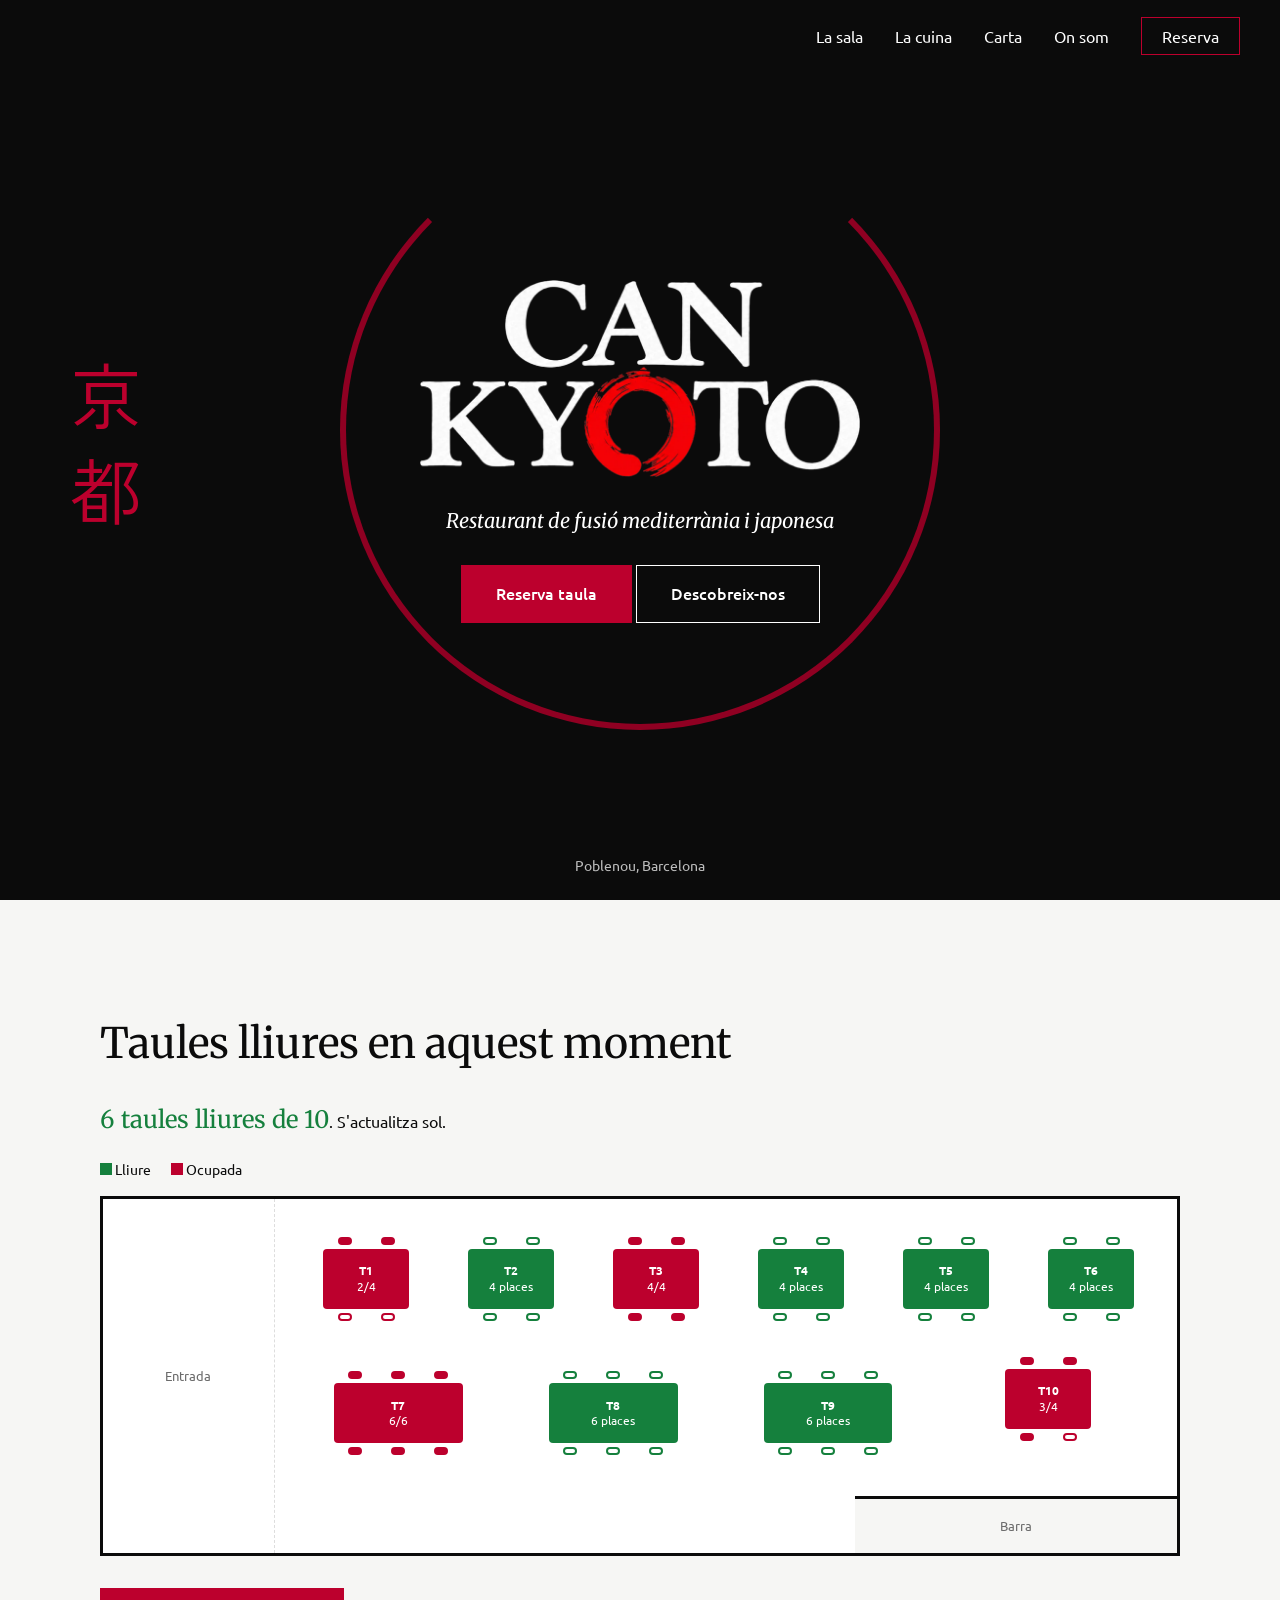
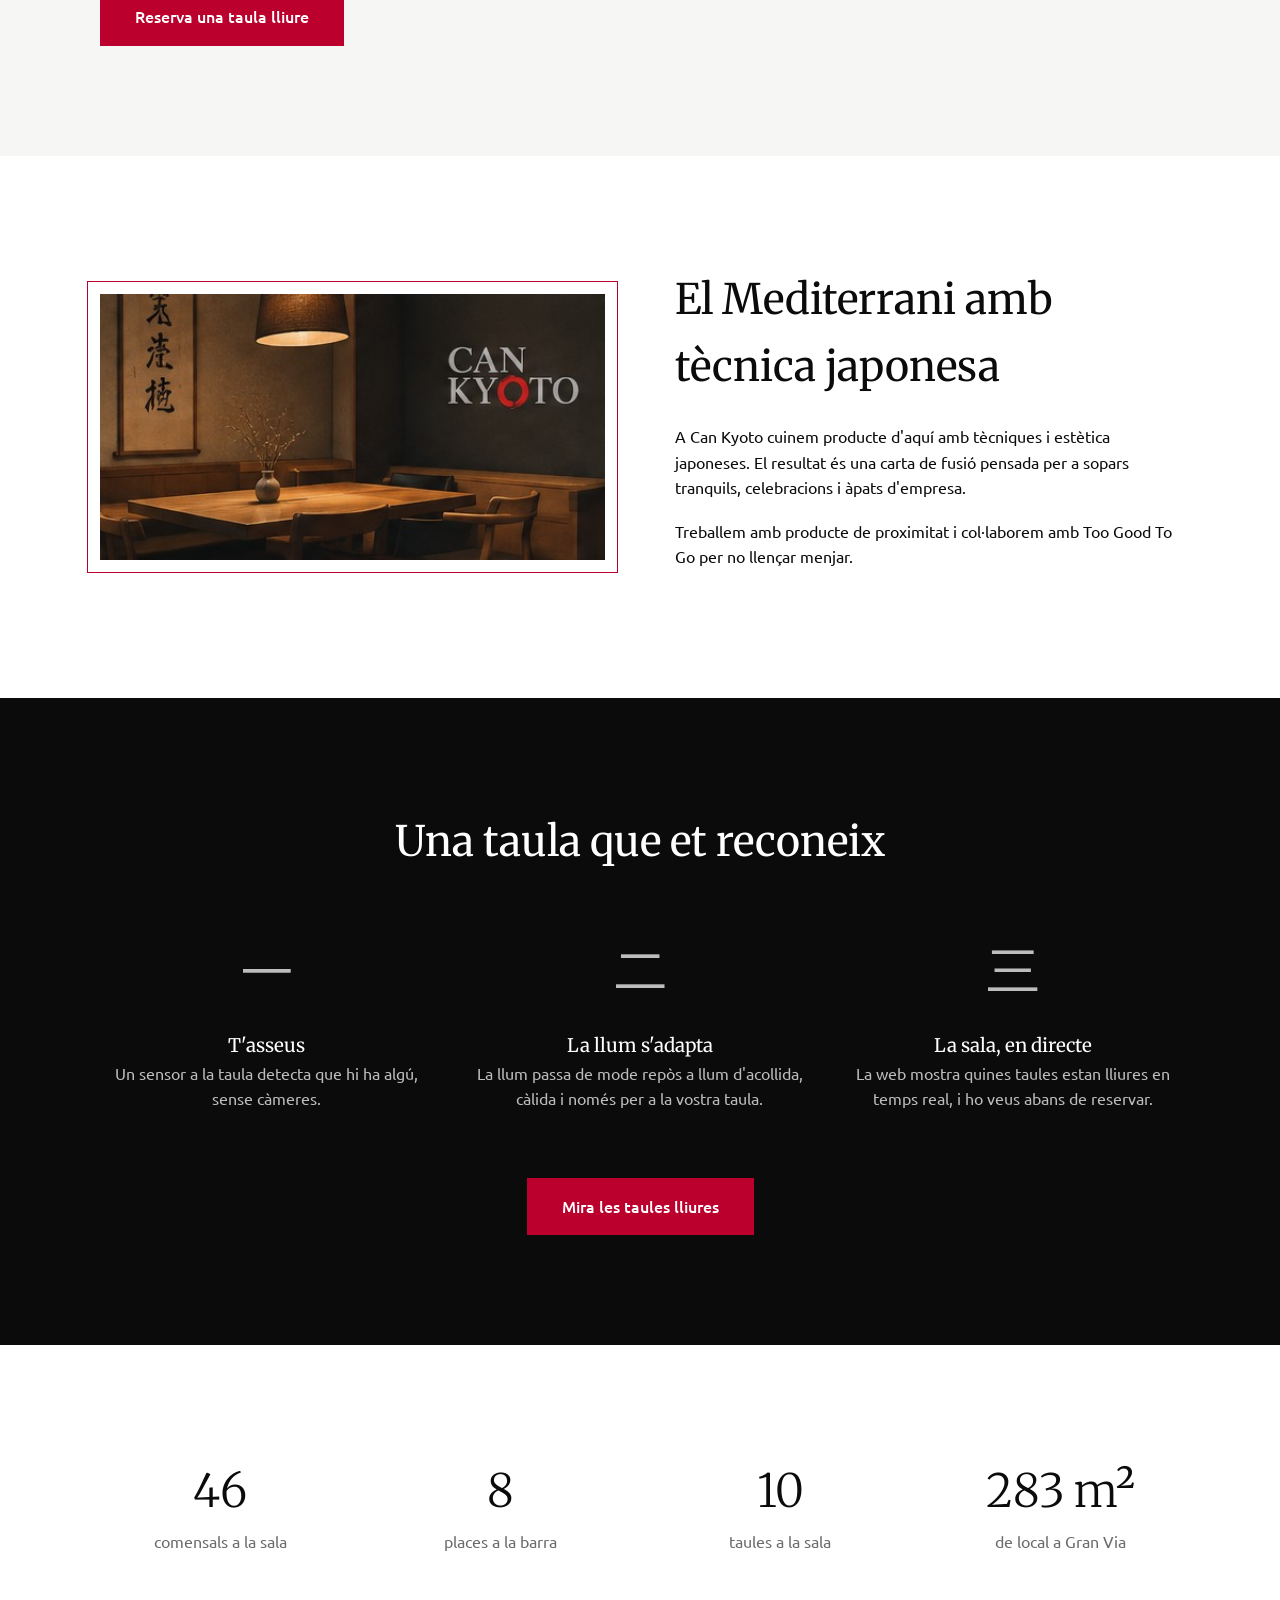
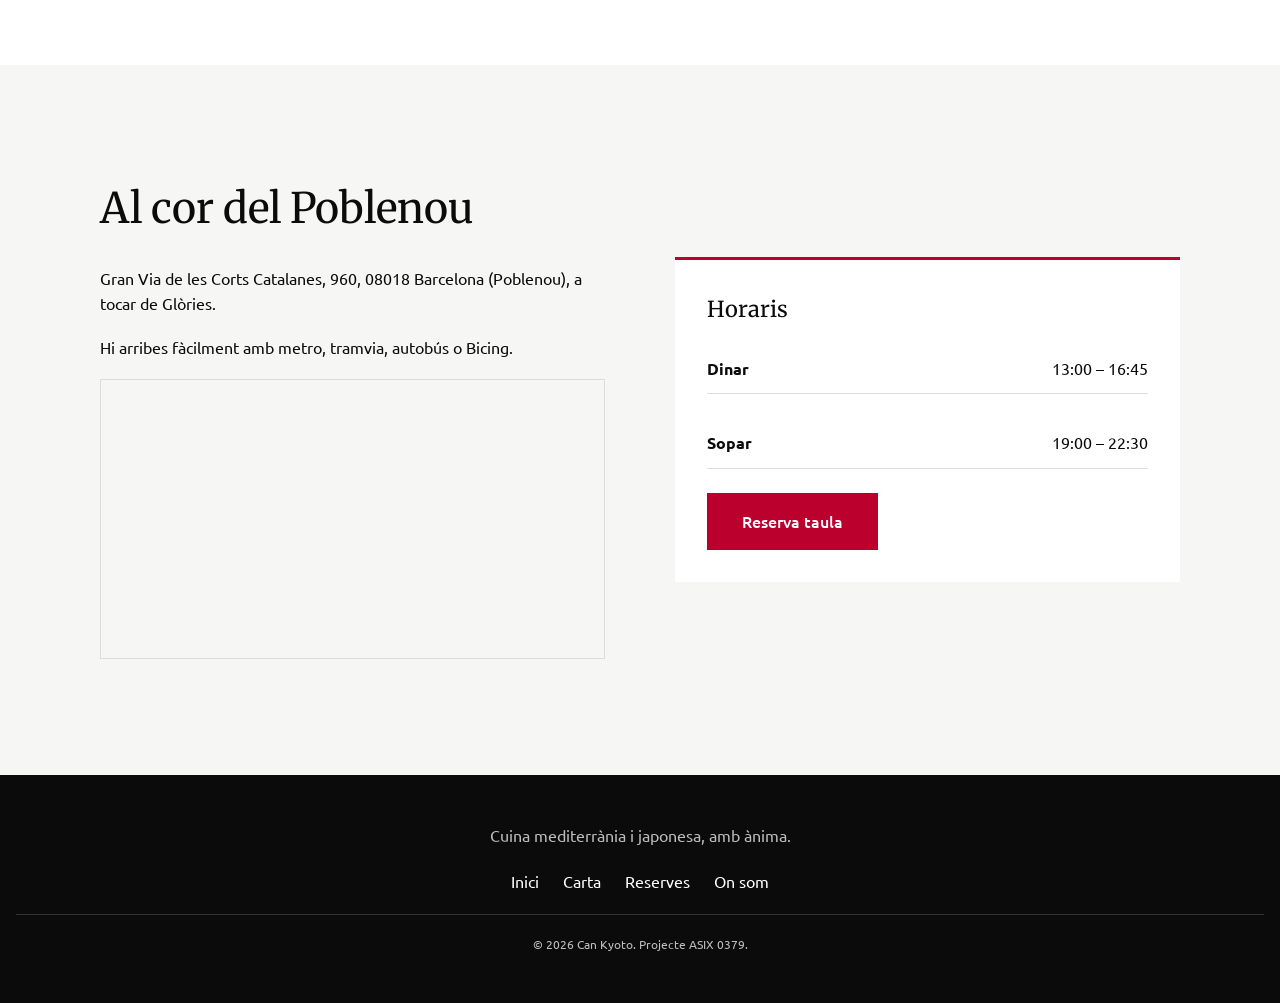
<file: index.html>
<!doctype html>
<html lang="ca">
<head>
  <meta charset="utf-8">
  <meta name="viewport" content="width=device-width, initial-scale=1">
  <title>Can Kyoto</title>
  <link href="https://fonts.googleapis.com/css2?family=Merriweather:ital,wght@0,300;0,400;1,400&family=Ubuntu:wght@400;500&family=Zen+Kaku+Gothic+New&display=swap" rel="stylesheet">
  <link rel="icon" href="img/favicon.png">
  <link rel="stylesheet" href="css/style.css?v=10">
  <link rel="stylesheet" href="css/taules.css?v=2">
  <link rel="stylesheet" href="css/portada.css?v=2">
  <link rel="stylesheet" href="css/seccions.css?v=2">
</head>
<body>

  <header id="portada">
    <nav class="menu">
      <ul>
        <li><a href="#sala">La sala</a></li>
        <li><a href="#cuina">La cuina</a></li>
        <li><a href="carta.html">Carta</a></li>
        <li><a href="#on-som">On som</a></li>
        <li><a href="reserves.html" class="boto-menu">Reserva</a></li>
      </ul>
    </nav>

    <p id="kanji">京都</p>
    <div id="cercle"></div>

    <div id="portada-centre">
      <img src="img/logotip.png" alt="Can Kyoto" id="logo">
      <p id="subtitol">Restaurant de fusió mediterrània i japonesa</p>
      <div>
        <a href="reserves.html" class="boto">Reserva taula</a>
        <a href="#cuina" class="boto boto-blanc">Descobreix-nos</a>
      </div>
    </div>

    <p id="barri">Poblenou, Barcelona</p>
  </header>

  <section class="seccio gris" id="sala">
    <div class="contingut">
      <h2>Taules lliures en aquest moment</h2>
      <p><strong id="lliures"></strong>. S'actualitza sol.</p>

      <div class="llegenda">
        <span><i class="quadre lliure"></i> Lliure</span>
        <span><i class="quadre ocupada"></i> Ocupada</span>
      </div>

      <div class="mapa-scroll">
        <div class="mapa" id="mapa-sala">
          <div class="entrada">Entrada</div>
          <div class="barra">Barra</div>
        </div>
      </div>

      <a href="reserves.html" class="boto">Reserva una taula lliure</a>
    </div>
  </section>

  <section class="seccio" id="cuina">
    <div class="contingut" id="cuina-graella">
      <img src="img/sala.jpg" alt="Taula de la sala de Can Kyoto" id="cuina-foto">
      <div id="cuina-text">
        <h2>El Mediterrani amb tècnica japonesa</h2>
        <p>A Can Kyoto cuinem producte d'aquí amb tècniques i estètica japoneses. El resultat és una carta de fusió pensada per a sopars tranquils, celebracions i àpats d'empresa.</p>
        <p>Treballem amb producte de proximitat i col·laborem amb Too Good To Go per no llençar menjar.</p>
      </div>
    </div>
  </section>

  <section class="seccio fosc" id="taula">
    <div class="contingut">
      <h2>Una taula que et reconeix</h2>

      <div id="passos">
        <div class="pas">
          <p class="numero">一</p>
          <h3>T'asseus</h3>
          <p>Un sensor a la taula detecta que hi ha algú, sense càmeres.</p>
        </div>
        <div class="pas">
          <p class="numero">二</p>
          <h3>La llum s'adapta</h3>
          <p>La llum passa de mode repòs a llum d'acollida, càlida i només per a la vostra taula.</p>
        </div>
        <div class="pas">
          <p class="numero">三</p>
          <h3>La sala, en directe</h3>
          <p>La web mostra quines taules estan lliures en temps real, i ho veus abans de reservar.</p>
        </div>
      </div>

      <a href="#sala" class="boto">Mira les taules lliures</a>
    </div>
  </section>

  <section class="seccio">
    <div class="contingut" id="xifres">
      <div class="xifra"><strong>46</strong>comensals a la sala</div>
      <div class="xifra"><strong>8</strong>places a la barra</div>
      <div class="xifra"><strong>10</strong>taules a la sala</div>
      <div class="xifra"><strong>283 m²</strong>de local a Gran Via</div>
    </div>
  </section>

  <section class="seccio gris" id="on-som">
    <div class="contingut" id="on-som-graella">
      <div id="adreca">
        <h2>Al cor del Poblenou</h2>
        <p>Gran Via de les Corts Catalanes, 960, 08018 Barcelona (Poblenou), a tocar de Glòries.</p>
        <p>Hi arribes fàcilment amb metro, tramvia, autobús o Bicing.</p>
        <iframe id="mapa-google" title="Mapa de Can Kyoto" src="https://www.google.com/maps?q=41.409875,2.195916&amp;z=17&amp;output=embed"></iframe>
      </div>
      <div id="horaris">
        <h3>Horaris</h3>
        <p class="fila"><strong>Dinar</strong> 13:00 – 16:45</p>
        <p class="fila"><strong>Sopar</strong> 19:00 – 22:30</p>
        <a href="reserves.html" class="boto">Reserva taula</a>
      </div>
    </div>
  </section>

  <footer class="peu">
    <p>Cuina mediterrània i japonesa, amb ànima.</p>
    <nav class="menu-peu">
      <ul>
        <li><a href="index.html">Inici</a></li>
        <li><a href="carta.html">Carta</a></li>
        <li><a href="reserves.html">Reserves</a></li>
        <li><a href="index.html#on-som">On som</a></li>
      </ul>
    </nav>
    <p class="copyright">© 2026 Can Kyoto. Projecte ASIX 0379.</p>
  </footer>

  <script src="js/taules.js?v=4"></script>
  <script src="js/sala.js?v=4"></script>
</body>
</html>
</file>
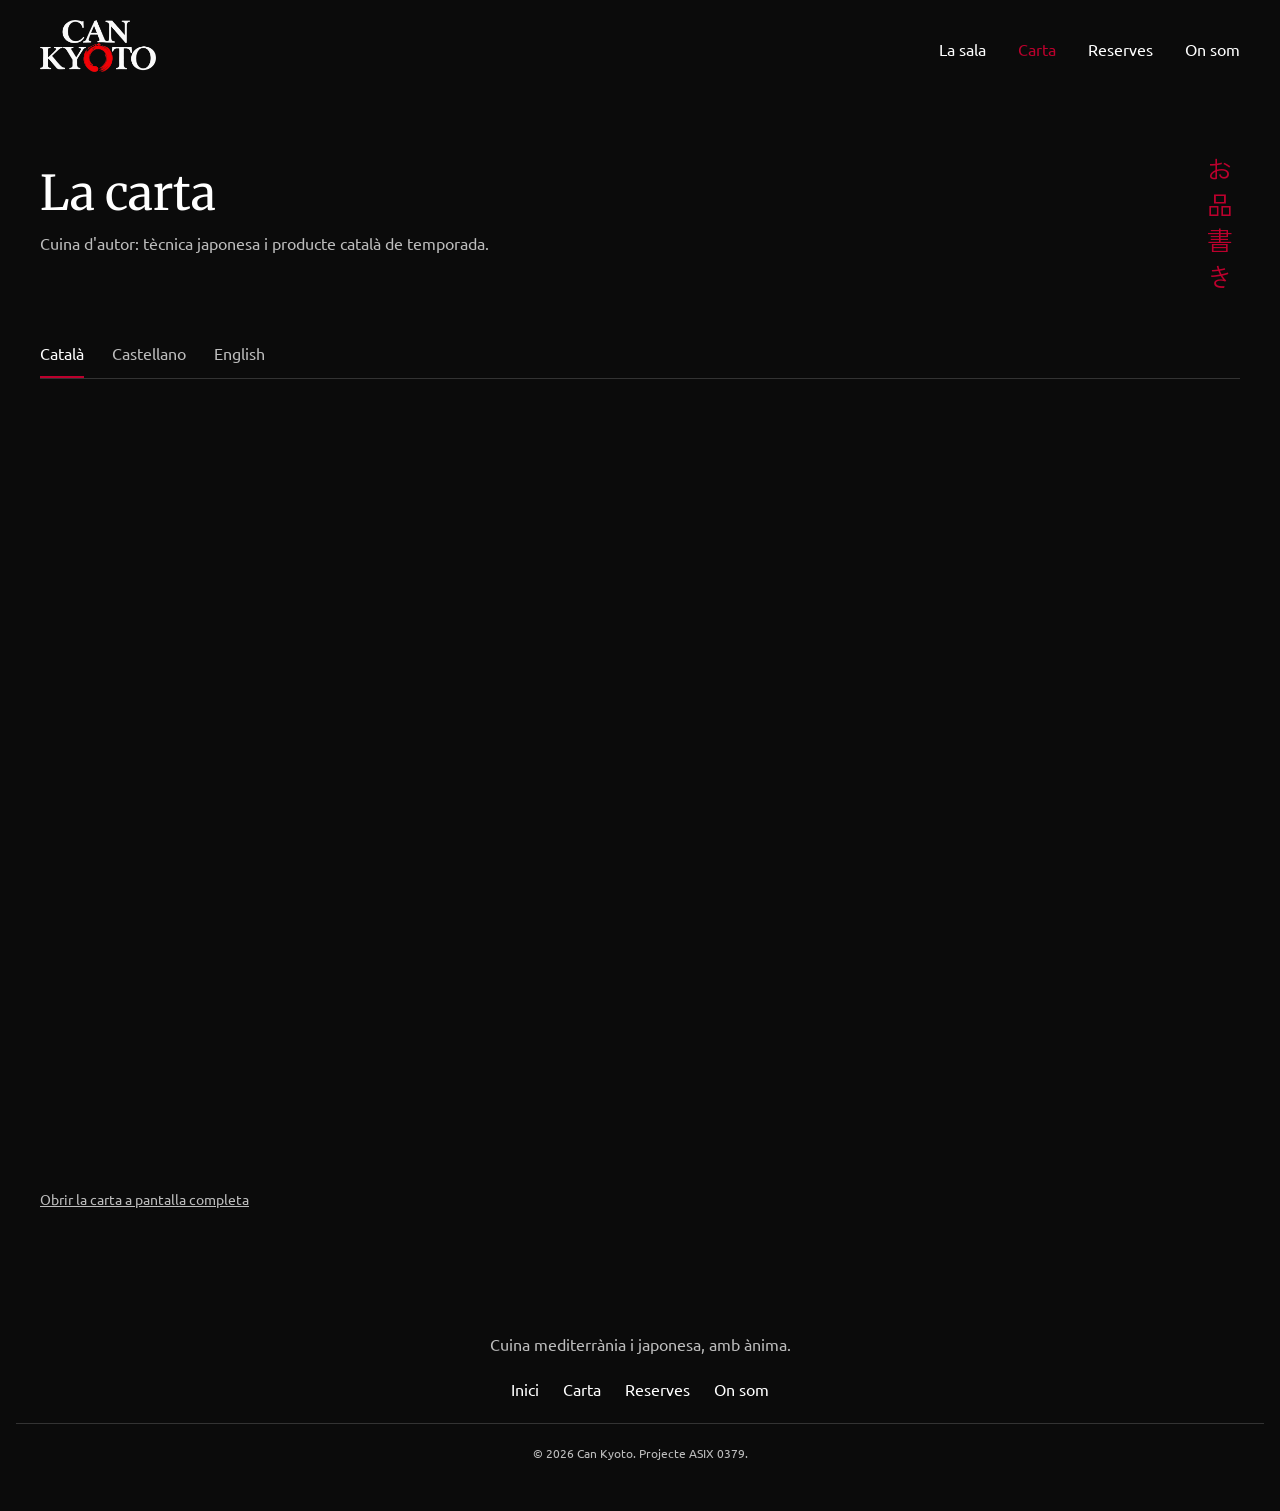
<file: carta.html>
<!doctype html>
<html lang="ca">
<head>
  <meta charset="utf-8">
  <meta name="viewport" content="width=device-width, initial-scale=1">
  <title>La carta de Can Kyoto</title>
  <link href="https://fonts.googleapis.com/css2?family=Merriweather&family=Ubuntu:wght@400;500&family=Zen+Kaku+Gothic+New&display=swap" rel="stylesheet">
  <link rel="icon" href="img/favicon.png">
  <link rel="stylesheet" href="css/style.css?v=10">
  <link rel="stylesheet" href="css/carta.css?v=2">
</head>
<body>

  <header class="capcalera">
    <a href="index.html"><img src="img/logotip.png" alt="Can Kyoto"></a>
    <nav class="menu">
      <ul>
        <li><a href="index.html#sala">La sala</a></li>
        <li><a href="carta.html" class="actiu">Carta</a></li>
        <li><a href="reserves.html">Reserves</a></li>
        <li><a href="index.html#on-som">On som</a></li>
      </ul>
    </nav>
  </header>

  <main id="carta">
    <div id="carta-titol">
      <div>
        <h1>La carta</h1>
        <p id="carta-subtitol">Cuina d'autor: tècnica japonesa i producte català de temporada.</p>
      </div>
      <p id="kanji-carta">お品書き</p>
    </div>

    <div id="idiomes">
      <a href="https://heyzine.com/flip-book/33c3527ae2.html" class="idioma actiu">Català</a>
      <a href="https://heyzine.com/flip-book/ca21bb17c3.html" class="idioma">Castellano</a>
      <a href="https://heyzine.com/flip-book/ca40df68c4.html" class="idioma">English</a>
    </div>

    <iframe id="flipbook" src="https://heyzine.com/flip-book/33c3527ae2.html" title="La carta de Can Kyoto" allowfullscreen></iframe>

    <p><a id="pantalla-completa" href="https://heyzine.com/flip-book/33c3527ae2.html" target="_blank">Obrir la carta a pantalla completa</a></p>
  </main>

  <footer class="peu">
    <p>Cuina mediterrània i japonesa, amb ànima.</p>
    <nav class="menu-peu">
      <ul>
        <li><a href="index.html">Inici</a></li>
        <li><a href="carta.html">Carta</a></li>
        <li><a href="reserves.html">Reserves</a></li>
        <li><a href="index.html#on-som">On som</a></li>
      </ul>
    </nav>
    <p class="copyright">© 2026 Can Kyoto. Projecte ASIX 0379.</p>
  </footer>

  <script src="js/carta.js?v=2"></script>
</body>
</html>
</file>
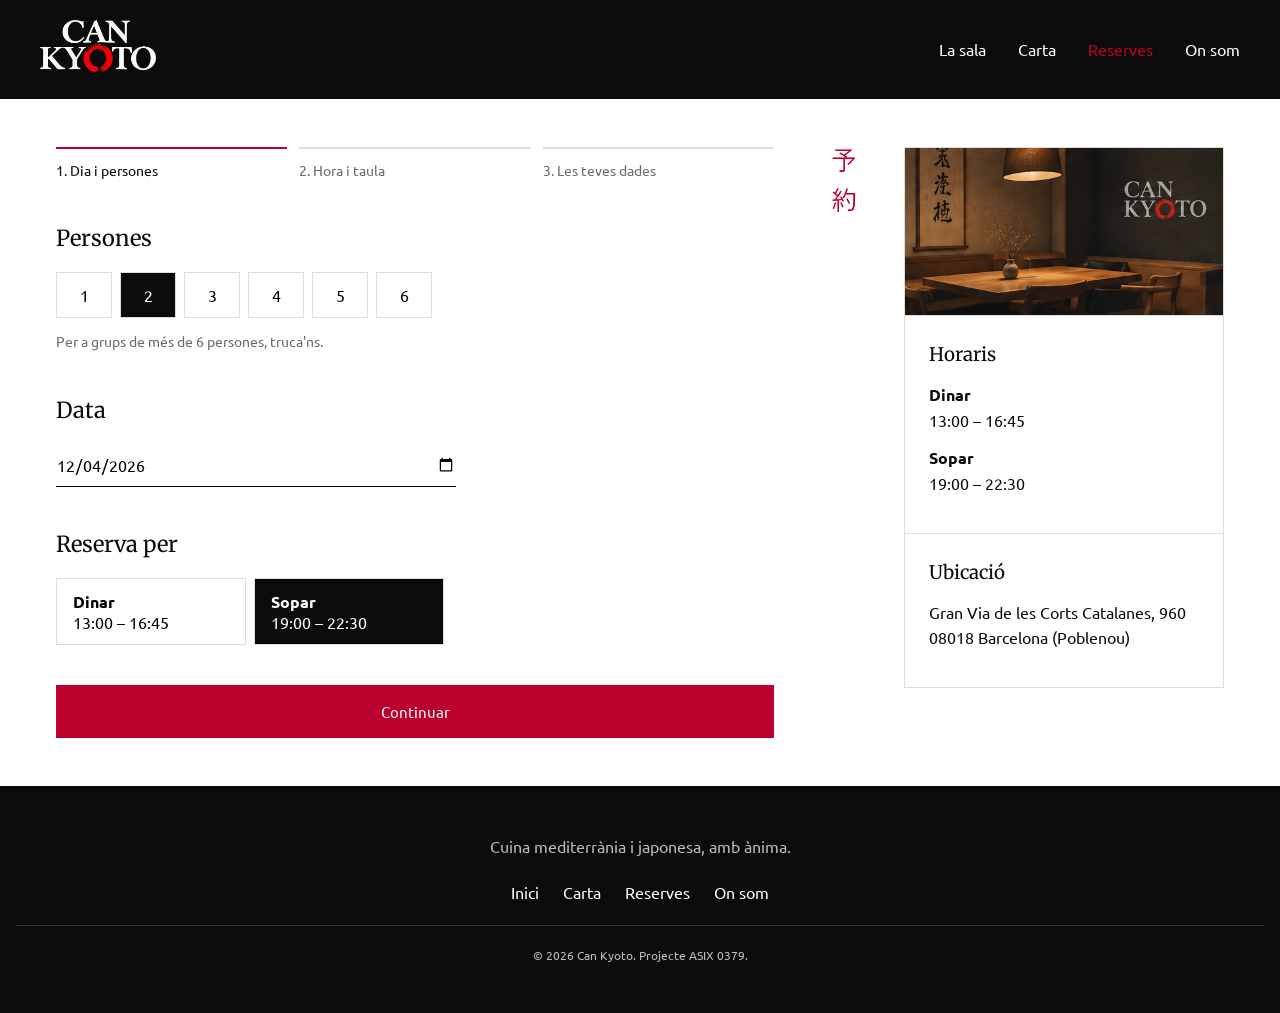
<file: reserves.html>
<!doctype html>
<html lang="ca">
<head>
  <meta charset="utf-8">
  <meta name="viewport" content="width=device-width, initial-scale=1">
  <title>Reserves de Can Kyoto</title>
  <link href="https://fonts.googleapis.com/css2?family=Merriweather&family=Ubuntu:wght@400;500&family=Zen+Kaku+Gothic+New&display=swap" rel="stylesheet">
  <link rel="icon" href="img/favicon.png">
  <link rel="stylesheet" href="css/style.css?v=10">
  <link rel="stylesheet" href="css/taules.css?v=2">
  <link rel="stylesheet" href="css/reserves.css?v=2">
</head>
<body>

  <header class="capcalera">
    <a href="index.html"><img src="img/logotip.png" alt="Can Kyoto"></a>
    <nav class="menu">
      <ul>
        <li><a href="index.html#sala">La sala</a></li>
        <li><a href="carta.html">Carta</a></li>
        <li><a href="reserves.html" class="actiu">Reserves</a></li>
        <li><a href="index.html#on-som">On som</a></li>
      </ul>
    </nav>
  </header>

  <main id="reserva-graella">
    <div id="reserva">

      <ol id="progres">
        <li id="marca1" class="actiu">1. Dia i persones</li>
        <li id="marca2">2. Hora i taula</li>
        <li id="marca3">3. Les teves dades</li>
      </ol>

      <section id="pas1">
        <h2>Persones</h2>
        <div class="opcions" id="persones">
          <button type="button" class="opcio" data-valor="1">1</button>
          <button type="button" class="opcio triat" data-valor="2">2</button>
          <button type="button" class="opcio" data-valor="3">3</button>
          <button type="button" class="opcio" data-valor="4">4</button>
          <button type="button" class="opcio" data-valor="5">5</button>
          <button type="button" class="opcio" data-valor="6">6</button>
        </div>
        <p class="nota">Per a grups de més de 6 persones, truca'ns.</p>

        <h2>Data</h2>
        <input type="date" id="data">

        <h2>Reserva per</h2>
        <div class="opcions" id="torns">
          <button type="button" class="opcio torn" data-valor="dinar"><b>Dinar</b><br>13:00 – 16:45</button>
          <button type="button" class="opcio torn triat" data-valor="sopar"><b>Sopar</b><br>19:00 – 22:30</button>
        </div>

        <button type="button" class="continuar" id="anar-pas2">Continuar</button>
      </section>

      <section id="pas2" hidden>
        <p class="resum" id="resum2"></p>

        <label for="hora">Hora</label>
        <select id="hora"></select>

        <h2>Tria la taula</h2>
        <div class="llegenda">
          <span><i class="quadre lliure"></i> Lliure</span>
          <span><i class="quadre ocupada"></i> Ocupada</span>
          <span><i class="quadre petita"></i> Massa petita</span>
        </div>

        <div class="mapa-scroll">
          <div class="mapa" id="mapa">
            <div class="entrada">Entrada</div>
            <div class="barra">Barra</div>
          </div>
        </div>

        <p class="error" id="error2"></p>

        <div class="botons">
          <button type="button" class="tornar" id="tornar-pas1">Enrere</button>
          <button type="button" class="continuar" id="anar-pas3">Continuar</button>
        </div>
      </section>

      <form id="pas3" hidden>
        <p class="resum" id="resum3"></p>

        <label for="nom">Nom i cognoms *</label>
        <input id="nom" required>

        <label for="telefon">Telèfon *</label>
        <input id="telefon" type="tel" required placeholder="600 123 456">

        <label for="correu">Correu electrònic *</label>
        <input id="correu" type="email" required>

        <label for="comentaris">Comentaris (al·lèrgies, celebracions...)</label>
        <textarea id="comentaris" rows="3"></textarea>

        <label class="acceptar"><input type="checkbox" required> Accepto la política de privacitat (RGPD) *</label>

        <div class="botons">
          <button type="button" class="tornar" id="tornar-pas2">Enrere</button>
          <button type="submit" class="continuar">Confirmar reserva</button>
        </div>
      </form>

      <section id="fet" hidden>
        <h2>Reserva confirmada</h2>
        <p id="resum-fet"></p>
        <p class="nota">Recorda que Can Kyoto és un local només per a adults.</p>
        <button type="button" class="continuar" id="nova">Fer una altra reserva</button>
      </section>
    </div>

    <p id="kanji-reserva">予約</p>

    <aside id="info">
      <img src="img/sala.jpg" alt="Sala de Can Kyoto">
      <div class="info-bloc">
        <h3>Horaris</h3>
        <p><strong>Dinar</strong><br>13:00 – 16:45</p>
        <p><strong>Sopar</strong><br>19:00 – 22:30</p>
      </div>
      <div class="info-bloc">
        <h3>Ubicació</h3>
        <p>Gran Via de les Corts Catalanes, 960<br>08018 Barcelona (Poblenou)</p>
      </div>
    </aside>
  </main>

  <footer class="peu">
    <p>Cuina mediterrània i japonesa, amb ànima.</p>
    <nav class="menu-peu">
      <ul>
        <li><a href="index.html">Inici</a></li>
        <li><a href="carta.html">Carta</a></li>
        <li><a href="reserves.html">Reserves</a></li>
        <li><a href="index.html#on-som">On som</a></li>
      </ul>
    </nav>
    <p class="copyright">© 2026 Can Kyoto. Projecte ASIX 0379.</p>
  </footer>

  <script src="js/taules.js?v=4"></script>
  <script src="js/reserves.js?v=4"></script>
</body>
</html>
</file>
<file: css/style.css>
/*  negre #0B0B0B
blanc #FFFFFF
vermell #BC002D
*/

:root {
  --negre: #0b0b0b;
  --blanc: #ffffff;
  --vermell: #bc002d;
  --vermell-fosc: #8f0022;
  --verd: #15803d;
  --gris: #6b6b6b;
  --gris-clar: #bdbdbd;
  --linia: #dddddd;
  --linia-fosca: #333333;
  --fons-gris: #f6f6f4;
  --lletra-text: "Ubuntu", sans-serif;
  --lletra-titols: "Merriweather", serif;
  --lletra-japonesa: "Zen Kaku Gothic New", sans-serif;
}

* {
  box-sizing: border-box;
  margin: 0;
  padding: 0;
}

body {
  font-family: var(--lletra-text);
  line-height: 1.6;
  color: var(--negre);
  background: var(--blanc);
}

h1,
h2,
h3 {
  font-family: var(--lletra-titols);
  font-weight: 400;
}

.boto {
  display: inline-block;
  padding: 15px 34px;
  border: 1px solid var(--vermell);
  background: var(--vermell);
  color: var(--blanc);
  text-decoration: none;
  font-weight: 500;
}

.boto:hover {
  background: var(--vermell-fosc);
}

.boto-blanc {
  background: transparent;
  border-color: var(--blanc);
}

.menu ul {
  list-style: none;
  display: flex;
  flex-wrap: wrap;
  justify-content: center;
  gap: 20px;
}

.menu a {
  color: var(--blanc);
  text-decoration: none;
}

.menu a:hover,
.menu a.actiu {
  color: var(--vermell);
}

.capcalera {
  display: flex;
  flex-direction: column;
  align-items: center;
  gap: 12px;
  padding: 16px;
  background: var(--negre);
}

.capcalera img {
  height: 44px;
}

.peu {
  padding: 48px 16px;
  background: var(--negre);
  color: var(--gris-clar);
  text-align: center;
}

.menu-peu ul {
  list-style: none;
  display: flex;
  flex-wrap: wrap;
  justify-content: center;
  gap: 24px;
  margin: 20px 0;
}

.menu-peu a {
  color: var(--blanc);
  text-decoration: none;
}

.copyright {
  padding-top: 20px;
  border-top: 1px solid var(--linia-fosca);
  font-size: 12px;
}

@media screen and (min-width: 1000px) {
  .capcalera {
    flex-direction: row;
    justify-content: space-between;
    padding: 20px 40px;
  }

  .capcalera img {
    height: 52px;
  }

  .menu ul {
    gap: 32px;
  }
}
</file>
<file: css/taules.css>
.llegenda {
  display: flex;
  flex-wrap: wrap;
  gap: 20px;
  margin-bottom: 16px;
  font-size: 14px;
}

.quadre {
  display: inline-block;
  width: 12px;
  height: 12px;
}

.quadre.lliure {
  background: var(--verd);
}

.quadre.ocupada {
  background: var(--vermell);
}

.quadre.petita {
  background: var(--linia);
}

.mapa-scroll {
  overflow-x: auto;
}

.mapa {
  position: relative;
  min-width: 640px;
  height: 360px;
  border: 3px solid var(--negre);
  background: var(--blanc);
}

.entrada,
.barra {
  position: absolute;
  display: flex;
  align-items: center;
  justify-content: center;
  font-size: 13px;
  color: var(--gris);
}

.entrada {
  left: 0;
  top: 0;
  width: 16%;
  height: 100%;
  border-right: 1px dashed var(--linia);
}

.barra {
  left: 70%;
  top: 84%;
  width: 30%;
  height: 16%;
  border-top: 3px solid var(--negre);
  background: var(--fons-gris);
}

.taula {
  position: absolute;
  border: 0;
  background: none;
  font-family: inherit;
  cursor: pointer;
}

.tauler {
  position: absolute;
  top: 0;
  left: 0;
  width: 100%;
  height: 100%;
  display: flex;
  flex-direction: column;
  align-items: center;
  justify-content: center;
  border-radius: 4px;
  color: var(--blanc);
  font-size: 12px;
  line-height: 1.3;
}

.cadira {
  position: absolute;
  width: 14px;
  height: 8px;
  margin-left: -7px;
  border: 2px solid;
  border-radius: 4px;
  background: var(--blanc);
}

.cadira.dalt {
  top: -12px;
}

.cadira.baix {
  bottom: -12px;
}

.lliure .tauler {
  background: var(--verd);
}

.lliure .cadira {
  border-color: var(--verd);
}

.ocupada .tauler,
.ocupada .cadira.plena {
  background: var(--vermell);
}

.ocupada .cadira {
  border-color: var(--vermell);
}

.petita .tauler {
  background: var(--linia);
  color: var(--gris);
}

.petita .cadira {
  border-color: var(--linia);
}

.triada .tauler {
  background: var(--negre);
  outline: 2px solid var(--vermell);
  outline-offset: 5px;
}

.triada .cadira {
  border-color: var(--negre);
}
</file>
<file: css/portada.css>
#portada {
  position: relative;
  min-height: 100vh;
  display: flex;
  flex-direction: column;
  padding: 24px 16px;
  background: var(--negre);
  color: var(--blanc);
  text-align: center;
  overflow: hidden;
}

.boto-menu {
  padding: 8px 20px;
  border: 1px solid var(--vermell);
}

#kanji {
  display: none;
}

#cercle {
  position: absolute;
  top: 50%;
  left: 50%;
  width: 340px;
  height: 340px;
  margin-top: -190px;
  margin-left: -170px;
  border: 6px solid var(--vermell-fosc);
  border-top-color: transparent;
  border-radius: 50%;
}

#portada-centre {
  position: relative;
  flex: 1;
  display: flex;
  flex-direction: column;
  align-items: center;
  justify-content: center;
  gap: 28px;
}

#logo {
  width: 80%;
  max-width: 440px;
}

#subtitol {
  font-family: var(--lletra-titols);
  font-style: italic;
  font-size: 20px;
}

#barri {
  font-size: 14px;
  color: var(--gris-clar);
}

@media screen and (min-width: 1000px) {
  #portada {
    padding: 24px 40px;
  }

  #portada .menu ul {
    justify-content: flex-end;
  }

  #kanji {
    display: block;
    position: absolute;
    left: 48px;
    top: 40%;
    writing-mode: vertical-rl;
    font-family: var(--lletra-japonesa);
    font-size: 72px;
    letter-spacing: 24px;
    color: var(--vermell);
  }

  #cercle {
    width: 600px;
    height: 600px;
    margin-top: -320px;
    margin-left: -300px;
  }
}
</file>
<file: css/seccions.css>
.seccio {
  padding: 70px 16px;
}

.contingut {
  max-width: 1080px;
  margin: 0 auto;
}

.seccio h2 {
  font-size: 30px;
  margin-bottom: 24px;
}

.seccio p {
  margin-bottom: 18px;
}

.gris {
  background: var(--fons-gris);
}

.fosc {
  background: var(--negre);
  color: var(--blanc);
  text-align: center;
}

#lliures {
  font-family: var(--lletra-titols);
  font-size: 24px;
  font-weight: 400;
  color: var(--verd);
}

#sala .boto {
  margin-top: 32px;
}

#cuina-graella,
#on-som-graella,
#passos,
#xifres {
  display: grid;
  grid-template-columns: 1fr;
  gap: 40px;
}

#cuina-foto {
  width: 100%;
  outline: 1px solid var(--vermell);
  outline-offset: 12px;
}

#passos {
  margin: 48px 0;
}

.numero {
  font-family: var(--lletra-japonesa);
  font-size: 56px;
  color: var(--vermell);
}

.pas p {
  color: var(--gris-clar);
}

#xifres {
  grid-template-columns: 1fr 1fr;
  text-align: center;
  color: var(--gris);
}

.xifra strong {
  display: block;
  font-family: var(--lletra-titols);
  font-weight: 300;
  font-size: 36px;
  color: var(--negre);
}

#mapa-google {
  width: 100%;
  height: 280px;
  border: 1px solid var(--linia);
}

#horaris {
  padding: 32px;
  background: var(--blanc);
  border-top: 3px solid var(--vermell);
}

#horaris h3 {
  font-size: 22px;
  margin-bottom: 16px;
}

#horaris .fila {
  display: flex;
  justify-content: space-between;
  padding: 12px 0;
  margin: 0 0 24px;
  border-bottom: 1px solid var(--linia);
}

@media screen and (min-width: 1000px) {
  .seccio {
    padding: 110px 40px;
  }

  .seccio h2 {
    font-size: 42px;
  }

  #cuina-graella {
    grid-template-columns: 1fr 1fr;
    grid-template-areas: "FOTO TEXT";
    gap: 70px;
    align-items: center;
  }

  #cuina-foto {
    grid-area: FOTO;
  }

  #cuina-text {
    grid-area: TEXT;
  }

  #on-som-graella {
    grid-template-columns: 1fr 1fr;
    grid-template-areas: "ADRECA HORARIS";
    gap: 70px;
    align-items: center;
  }

  #adreca {
    grid-area: ADRECA;
  }

  #horaris {
    grid-area: HORARIS;
  }

  #passos {
    grid-template-columns: repeat(3, 1fr);
  }

  #xifres {
    grid-template-columns: repeat(4, 1fr);
  }

  .xifra strong {
    font-size: 46px;
  }
}
</file>
<file: css/carta.css>
#carta {
  padding: 40px 16px 64px;
  background: var(--negre);
  color: var(--blanc);
}

#carta > * {
  max-width: 1200px;
  margin-left: auto;
  margin-right: auto;
}

#carta-titol {
  display: flex;
  justify-content: space-between;
  gap: 24px;
}

#carta-titol h1 {
  font-size: 36px;
}

#carta-subtitol {
  color: var(--gris-clar);
}

#kanji-carta {
  color: var(--vermell);
  writing-mode: vertical-rl;
  font-family: var(--lletra-japonesa);
  font-size: 20px;
  letter-spacing: 6px;
}

#idiomes {
  display: flex;
  gap: 28px;
  margin: 32px auto 24px;
  border-bottom: 1px solid var(--linia-fosca);
}

.idioma {
  padding: 10px 0;
  color: var(--gris-clar);
  text-decoration: none;
}

.idioma.actiu {
  color: var(--blanc);
  border-bottom: 2px solid var(--vermell);
}

#flipbook {
  display: block;
  width: 100%;
  height: 70vh;
  border: 0;
}

#pantalla-completa {
  display: inline-block;
  margin-top: 20px;
  color: var(--gris-clar);
  font-size: 14px;
}

@media screen and (min-width: 1000px) {
  #carta {
    padding: 56px 16px 72px;
  }

  #carta-titol h1 {
    font-size: 48px;
  }

  #kanji-carta {
    font-size: 26px;
    letter-spacing: 10px;
  }

  #flipbook {
    height: 85vh;
  }
}
</file>
<file: css/reserves.css>
#reserva-graella {
  display: grid;
  grid-template-columns: 1fr;
  gap: 40px;
  max-width: 1200px;
  margin: 0 auto;
  padding: 32px 16px;
}

#reserva {
  min-width: 0;
}

#reserva h2 {
  font-size: 22px;
  margin: 40px 0 16px;
}

#kanji-reserva {
  display: none;
}

#info {
  border: 1px solid var(--linia);
  align-self: start;
}

#info img {
  display: block;
  width: 100%;
}

.info-bloc {
  padding: 24px;
  border-top: 1px solid var(--linia);
}

.info-bloc h3 {
  margin-bottom: 12px;
}

.info-bloc p {
  margin-bottom: 12px;
}

#progres {
  display: flex;
  gap: 12px;
  list-style: none;
}

#progres li {
  flex: 1;
  padding-top: 10px;
  border-top: 2px solid var(--linia);
  font-size: 14px;
  color: var(--gris);
}

#progres li.actiu {
  border-top-color: var(--vermell);
  color: var(--negre);
}

.opcions {
  display: flex;
  flex-wrap: wrap;
  gap: 8px;
}

.opcio {
  min-width: 56px;
  padding: 12px 16px;
  border: 1px solid var(--linia);
  background: var(--blanc);
  font-family: inherit;
  font-size: 16px;
  cursor: pointer;
}

.opcio.triat {
  background: var(--negre);
  color: var(--blanc);
}

.torn {
  flex: 1;
  text-align: left;
}

.nota {
  margin-top: 12px;
  font-size: 14px;
  color: var(--gris);
}

.resum {
  margin: 32px 0 24px;
  padding-left: 16px;
  border-left: 2px solid var(--vermell);
}

.botons {
  display: flex;
  gap: 12px;
}

.continuar,
.tornar {
  margin-top: 40px;
  padding: 16px 32px;
  border: 1px solid var(--negre);
  background: var(--blanc);
  font-family: inherit;
  font-size: 15px;
  cursor: pointer;
}

.continuar {
  width: 100%;
  border-color: var(--vermell);
  background: var(--vermell);
  color: var(--blanc);
}

.continuar:hover {
  background: var(--vermell-fosc);
}

label {
  display: block;
  margin: 24px 0 4px;
  font-size: 14px;
}

input,
select,
textarea {
  width: 100%;
  max-width: 400px;
  padding: 10px 0;
  border: 0;
  border-bottom: 1px solid var(--negre);
  font-family: inherit;
  font-size: 16px;
}

.acceptar input {
  width: auto;
}

.error {
  margin-top: 16px;
  color: var(--vermell);
}

@media screen and (min-width: 1000px) {
  #reserva-graella {
    grid-template-columns: 1fr 50px 320px;
    grid-template-areas: "RESERVA KANJI INFO";
    padding: 48px 16px;
  }

  #reserva {
    grid-area: RESERVA;
  }

  #kanji-reserva {
    display: block;
    grid-area: KANJI;
    writing-mode: vertical-rl;
    font-family: var(--lletra-japonesa);
    font-size: 26px;
    letter-spacing: 14px;
    color: var(--vermell);
  }

  #info {
    grid-area: INFO;
  }

  .torn {
    flex: none;
    width: 190px;
  }
}
</file>
